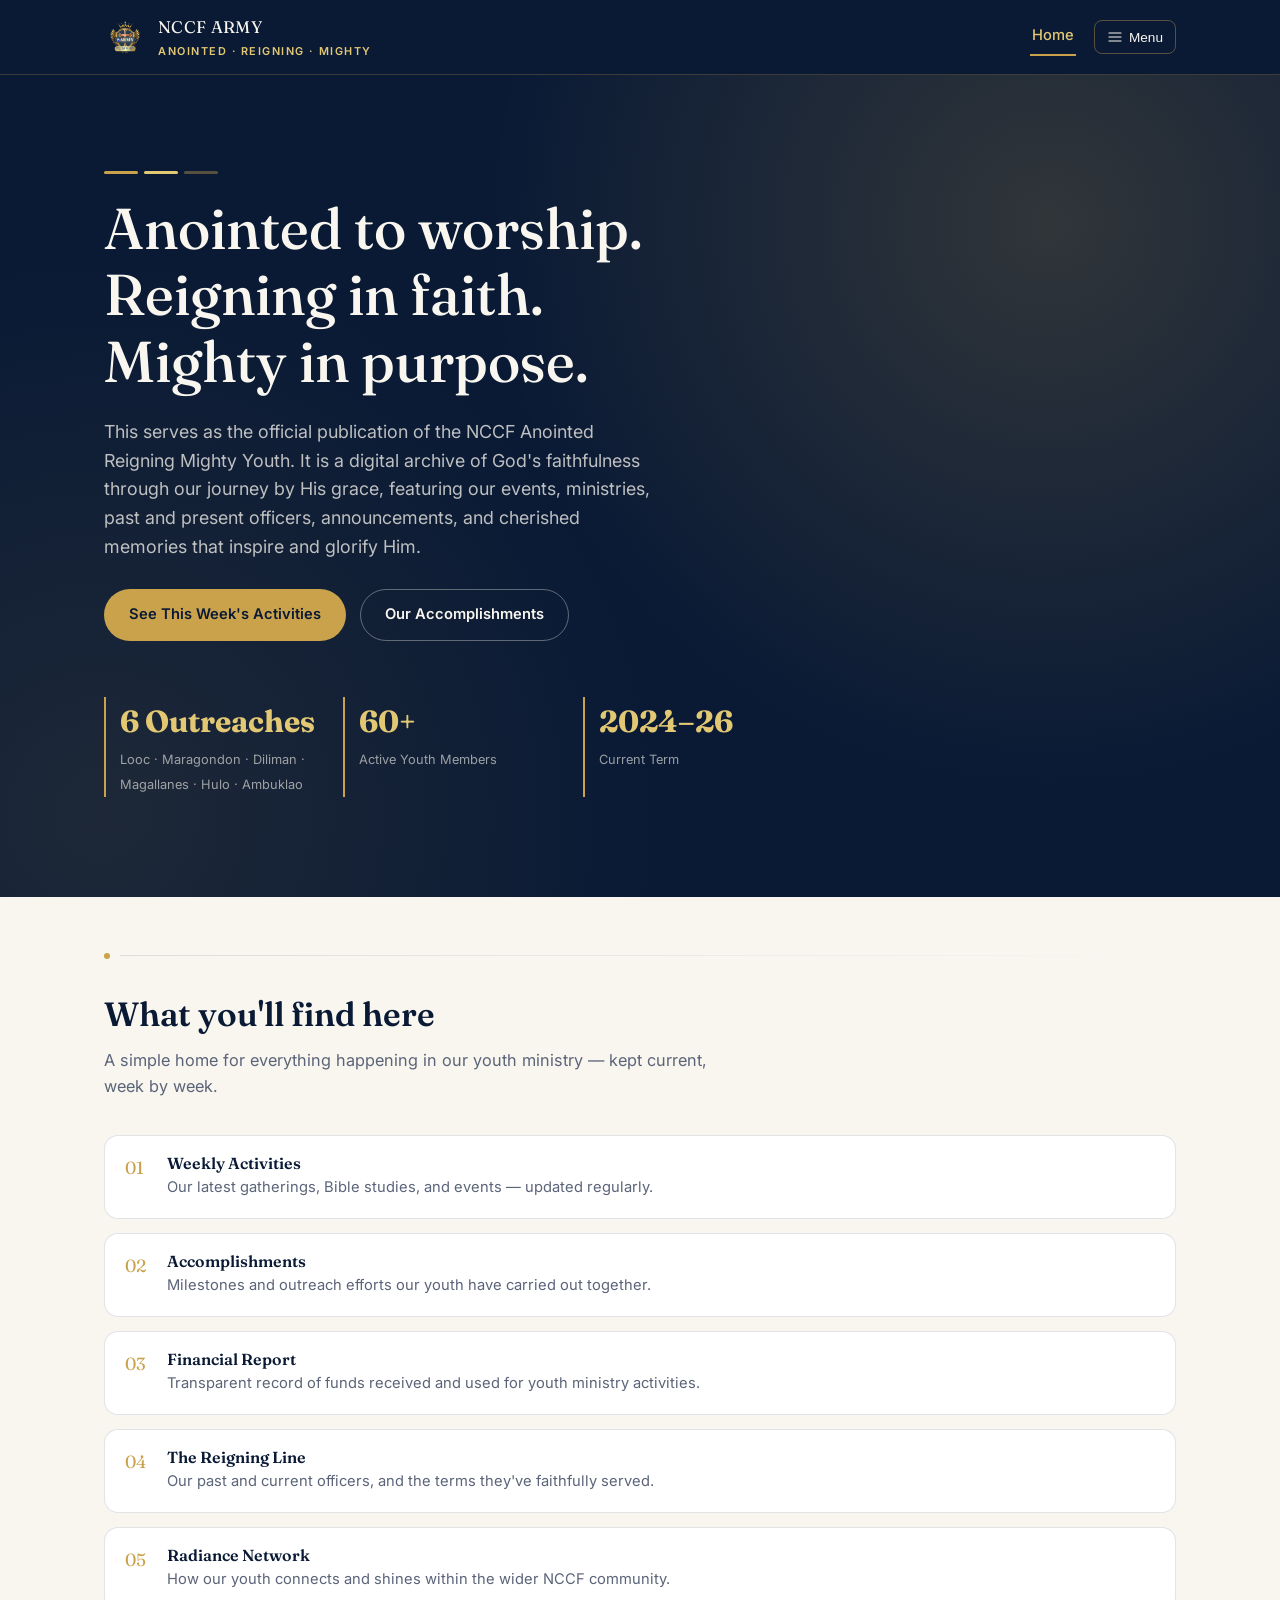
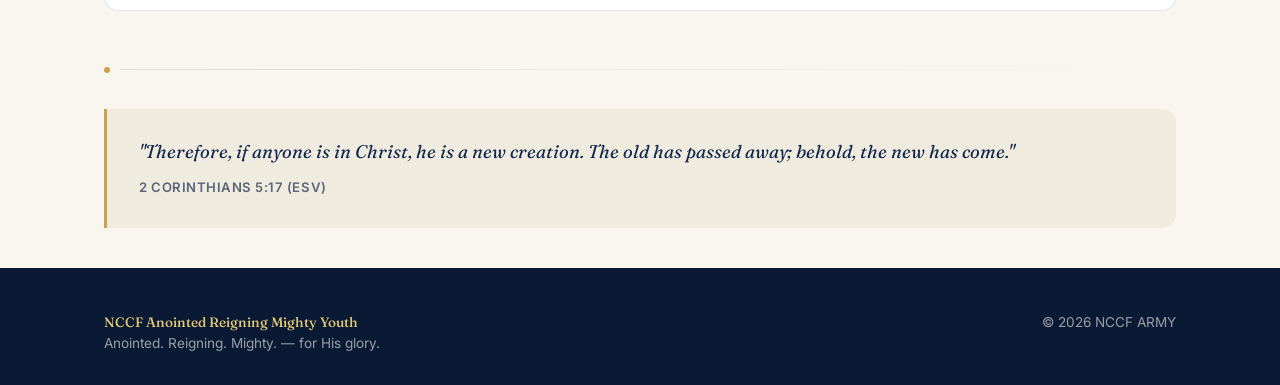
<file: index.html>
<!DOCTYPE html>
<html lang="en">
<head>
<meta charset="UTF-8">
<meta name="viewport" content="width=device-width, initial-scale=1.0">
<title>NCCF Anointed Reigning Mighty Youth</title>
<meta name="description" content="Official website of NCCF Anointed Reigning Mighty Youth — worship, discipleship, and outreach.">
<link rel="preconnect" href="https://fonts.googleapis.com">
<link rel="preconnect" href="https://fonts.gstatic.com" crossorigin>
<link href="https://fonts.googleapis.com/css2?family=Fraunces:opsz,wght@9..144,400;9..144,500;9..144,600&family=Inter:wght@400;500;600;700&display=swap" rel="stylesheet">
<link rel="stylesheet" href="style.css">
</head>
<body data-page="home">
<a class="skip-link" href="#main">Skip to content</a>

<header class="site-header">
  <nav class="nav">
    <a class="brand" href="index.html">
      <img class="brand-logo" src="army-logo.png" alt="NCCF ARMY crest">
      <span class="brand-name">NCCF ARMY<strong>Anointed · Reigning · Mighty</strong></span>
    </a>
    <div class="nav-right">
      <a class="nav-home" href="index.html" aria-current="page">Home</a>
      <button class="nav-toggle" aria-expanded="false" aria-controls="nav-menu" aria-label="Open pages menu">
        <svg width="16" height="16" viewBox="0 0 24 24" fill="none" xmlns="http://www.w3.org/2000/svg"><path d="M3 6H21M3 12H21M3 18H21" stroke="currentColor" stroke-width="1.8" stroke-linecap="round"/></svg>
        Menu
      </button>
    </div>
    <ul class="nav-links" id="nav-menu">
      <li><a href="accomplishments.html">Accomplishments</a></li>
      <li><a href="financial-report.html">Financial Report</a></li>
      <li><a href="officers.html">The Reigning Line</a></li>
      <li><a href="weekly-activities.html">Weekly Activities</a></li>
      <li><a href="radiance-network.html">Radiance Network</a></li>
    </ul>
  </nav>
</header>

<main id="main">
  <section class="hero">
    <div class="container">
      <div class="crown-strip" aria-hidden="true"><span></span><span></span><span></span></div>
      <h1>Anointed to worship.<br>Reigning in faith.<br>Mighty in purpose.</h1>
      <p class="lede">This serves as the official publication of the NCCF Anointed Reigning Mighty Youth. It is a digital archive of God's faithfulness through our journey by His grace, featuring our events, ministries, past and present officers, announcements, and cherished memories that inspire and glorify Him.</p>
      <div class="btn-row">
        <a class="btn btn-primary" href="weekly-activities.html">See This Week's Activities</a>
        <a class="btn btn-ghost" href="accomplishments.html">Our Accomplishments</a>
      </div>
      <div class="stat-row">
        <div class="stat"><strong>6 Outreaches</strong><span class="stat-detail">Looc · Maragondon · Diliman · Magallanes · Hulo · Ambuklao</span></div>       
        <div class="stat"><strong>60+</strong><span>Active Youth Members</span></div>  
        <div class="stat"><strong>2024–26</strong><span>Current Term</span></div>
      </div>
    </div>
  </section>

  <section class="container">
    <div class="ascension-rule"><span class="dot"></span><span class="line"></span></div>
    <div class="section-head">
      <h2>What you'll find here</h2>
      <p>A simple home for everything happening in our youth ministry — kept current, week by week.</p>
    </div>
    <ul class="feature-list">
      <li>
        <span class="num">01</span>
        <div><h4>Weekly Activities</h4><p>Our latest gatherings, Bible studies, and events — updated regularly.</p></div>
      </li>
      <li>
        <span class="num">02</span>
        <div><h4>Accomplishments</h4><p>Milestones and outreach efforts our youth have carried out together.</p></div>
      </li>
      <li>
        <span class="num">03</span>
        <div><h4>Financial Report</h4><p>Transparent record of funds received and used for youth ministry activities.</p></div>
      </li>
      <li>
        <span class="num">04</span>
        <div><h4>The Reigning Line</h4><p>Our past and current officers, and the terms they've faithfully served.</p></div>
      </li>
      <li>
        <span class="num">05</span>
        <div><h4>Radiance Network</h4><p>How our youth connects and shines within the wider NCCF community.</p></div>
      </li>
    </ul>

    <div class="ascension-rule"><span class="dot"></span><span class="line"></span></div>
    <div class="verse-block">
      <p>"Therefore, if anyone is in Christ, he is a new creation. The old has passed away; behold, the new has come."</p>
      <cite>2 Corinthians 5:17 (ESV)</cite>
    </div>
  </section>
</main>

<footer class="site-footer">
  <div class="container">
    <div><strong>NCCF Anointed Reigning Mighty Youth</strong><br>Anointed. Reigning. Mighty. — for His glory.</div>
    <div>© <span id="year"></span> NCCF ARMY</div>
  </div>
</footer>

<script src="main.js"></script>
</body>
</html>
</file>
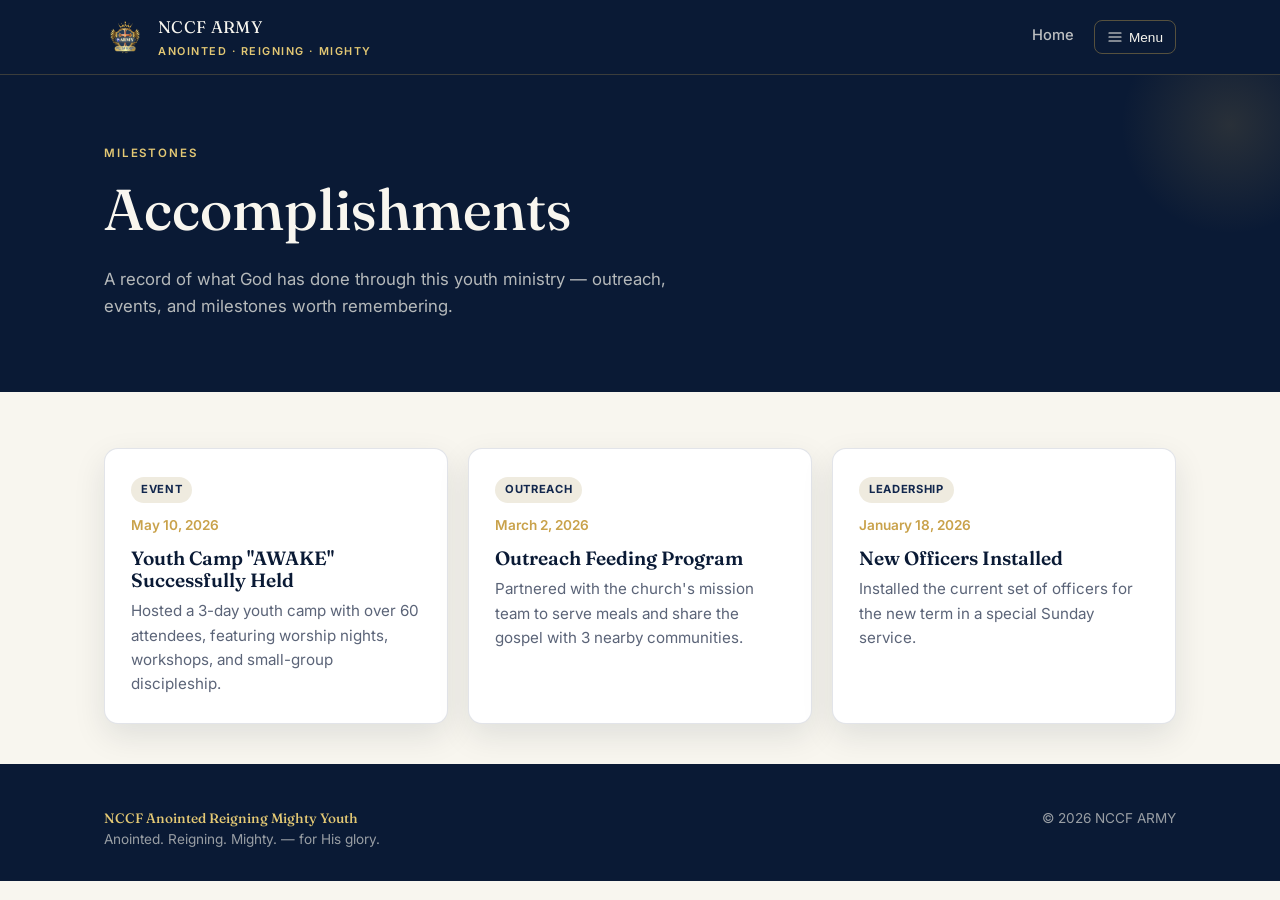
<file: accomplishments.html>
<!DOCTYPE html>
<html lang="en">
<head>
<meta charset="UTF-8">
<meta name="viewport" content="width=device-width, initial-scale=1.0">
<title>Accomplishments — NCCF ARMY</title>
<link rel="preconnect" href="https://fonts.googleapis.com">
<link rel="preconnect" href="https://fonts.gstatic.com" crossorigin>
<link href="https://fonts.googleapis.com/css2?family=Fraunces:opsz,wght@9..144,400;9..144,500;9..144,600&family=Inter:wght@400;500;600;700&display=swap" rel="stylesheet">
<link rel="stylesheet" href="style.css">
</head>
<body data-page="accomplishments">
<a class="skip-link" href="#main">Skip to content</a>

<header class="site-header">
  <nav class="nav">
    <a class="brand" href="index.html">
      <img class="brand-logo" src="army-logo.png" alt="NCCF ARMY">
      <span class="brand-name">NCCF ARMY<strong>Anointed · Reigning · Mighty</strong></span>
    </a>
    <div class="nav-right">
      <a class="nav-home" href="index.html">Home</a>
      <button class="nav-toggle" aria-expanded="false" aria-controls="nav-menu" aria-label="Open pages menu">
        <svg width="16" height="16" viewBox="0 0 24 24" fill="none" xmlns="http://www.w3.org/2000/svg"><path d="M3 6H21M3 12H21M3 18H21" stroke="currentColor" stroke-width="1.8" stroke-linecap="round"/></svg>
        Menu
      </button>
    </div>
    <ul class="nav-links" id="nav-menu">
      <li><a href="accomplishments.html" aria-current="page">Accomplishments</a></li>
      <li><a href="financial-report.html">Financial Report</a></li>
      <li><a href="officers.html">The Reigning Line</a></li>
      <li><a href="weekly-activities.html">Weekly Activities</a></li>
      <li><a href="radiance-network.html">Radiance Network</a></li>
    </ul>
  </nav>
</header>

<main id="main">
  <div class="page-header">
    <div class="container">
      <span class="eyebrow">Milestones</span>
      <h1>Accomplishments</h1>
      <p class="lede">A record of what God has done through this youth ministry — outreach, events, and milestones worth remembering.</p>
    </div>
  </div>

  <section class="container" style="padding-top: 56px;">
    <div id="accomplishments-mount" class="grid" aria-live="polite">
      <div class="empty-state">Loading accomplishments…</div>
    </div>
  </section>
</main>

<footer class="site-footer">
  <div class="container">
    <div><strong>NCCF Anointed Reigning Mighty Youth</strong><br>Anointed. Reigning. Mighty. — for His glory.</div>
    <div>© <span id="year"></span> NCCF ARMY</div>
  </div>
</footer>

<script src="main.js"></script>
</body>
</html>
</file>
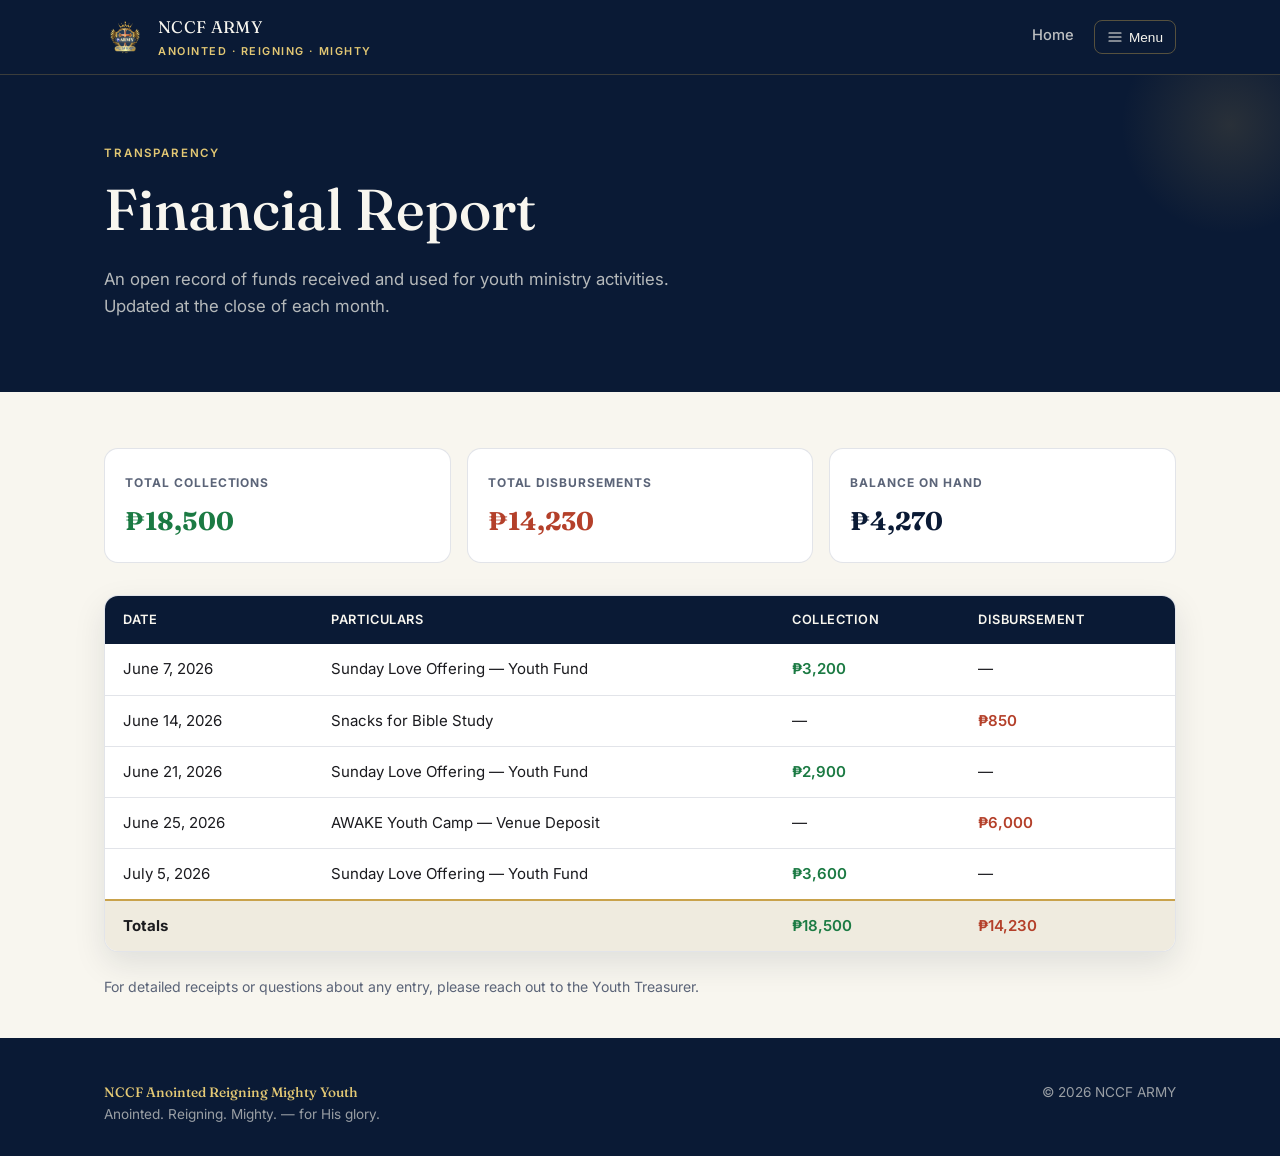
<file: financial-report.html>
<!DOCTYPE html>
<html lang="en">
<head>
<meta charset="UTF-8">
<meta name="viewport" content="width=device-width, initial-scale=1.0">
<title>Financial Report — NCCF ARMY</title>
<link rel="preconnect" href="https://fonts.googleapis.com">
<link rel="preconnect" href="https://fonts.gstatic.com" crossorigin>
<link href="https://fonts.googleapis.com/css2?family=Fraunces:opsz,wght@9..144,400;9..144,500;9..144,600&family=Inter:wght@400;500;600;700&display=swap" rel="stylesheet">
<link rel="stylesheet" href="style.css">
</head>
<body data-page="financial">
<a class="skip-link" href="#main">Skip to content</a>

<header class="site-header">
  <nav class="nav">
    <a class="brand" href="index.html">
      <img class="brand-logo" src="army-logo.png" alt="NCCF ARM Youth crest">
      <span class="brand-name">NCCF ARMY<strong>Anointed · Reigning · Mighty</strong></span>
    </a>
    <div class="nav-right">
      <a class="nav-home" href="index.html">Home</a>
      <button class="nav-toggle" aria-expanded="false" aria-controls="nav-menu" aria-label="Open pages menu">
        <svg width="16" height="16" viewBox="0 0 24 24" fill="none" xmlns="http://www.w3.org/2000/svg"><path d="M3 6H21M3 12H21M3 18H21" stroke="currentColor" stroke-width="1.8" stroke-linecap="round"/></svg>
        Menu
      </button>
    </div>
    <ul class="nav-links" id="nav-menu">
      <li><a href="accomplishments.html">Accomplishments</a></li>
      <li><a href="financial-report.html" aria-current="page">Financial Report</a></li>
      <li><a href="officers.html">The Reigning Line</a></li>
      <li><a href="weekly-activities.html">Weekly Activities</a></li>
      <li><a href="radiance-network.html">Radiance Network</a></li>
    </ul>
  </nav>
</header>

<main id="main">
  <div class="page-header">
    <div class="container">
      <span class="eyebrow">Transparency</span>
      <h1>Financial Report</h1>
      <p class="lede">An open record of funds received and used for youth ministry activities. Updated at the close of each month.</p>
    </div>
  </div>

  <section class="container" style="padding-top: 56px;">
    <div class="fin-summary">
      <div class="box in"><span>Total Collections</span><strong>₱18,500</strong></div>
      <div class="box out"><span>Total Disbursements</span><strong>₱14,230</strong></div>
      <div class="box"><span>Balance on Hand</span><strong>₱4,270</strong></div>
    </div>

    <div class="table-wrap">
      <table class="fin-table">
        <thead>
          <tr>
            <th>Date</th>
            <th>Particulars</th>
            <th>Collection</th>
            <th>Disbursement</th>
          </tr>
        </thead>
        <tbody>
          <tr>
            <td>June 7, 2026</td>
            <td>Sunday Love Offering — Youth Fund</td>
            <td class="amount-in">₱3,200</td>
            <td>—</td>
          </tr>
          <tr>
            <td>June 14, 2026</td>
            <td>Snacks for Bible Study</td>
            <td>—</td>
            <td class="amount-out">₱850</td>
          </tr>
          <tr>
            <td>June 21, 2026</td>
            <td>Sunday Love Offering — Youth Fund</td>
            <td class="amount-in">₱2,900</td>
            <td>—</td>
          </tr>
          <tr>
            <td>June 25, 2026</td>
            <td>AWAKE Youth Camp — Venue Deposit</td>
            <td>—</td>
            <td class="amount-out">₱6,000</td>
          </tr>
          <tr>
            <td>July 5, 2026</td>
            <td>Sunday Love Offering — Youth Fund</td>
            <td class="amount-in">₱3,600</td>
            <td>—</td>
          </tr>
        </tbody>
        <tfoot>
          <tr>
            <td colspan="2">Totals</td>
            <td class="amount-in">₱18,500</td>
            <td class="amount-out">₱14,230</td>
          </tr>
        </tfoot>
      </table>
    </div>

    <p style="margin-top: 24px; font-size: 0.88rem;">
      For detailed receipts or questions about any entry, please reach out to the Youth Treasurer.
    </p>
  </section>
</main>

<footer class="site-footer">
  <div class="container">
    <div><strong>NCCF Anointed Reigning Mighty Youth</strong><br>Anointed. Reigning. Mighty. — for His glory.</div>
    <div>© <span id="year"></span> NCCF ARMY</div>
  </div>
</footer>

<script src="main.js"></script>
</body>
</html>
</file>
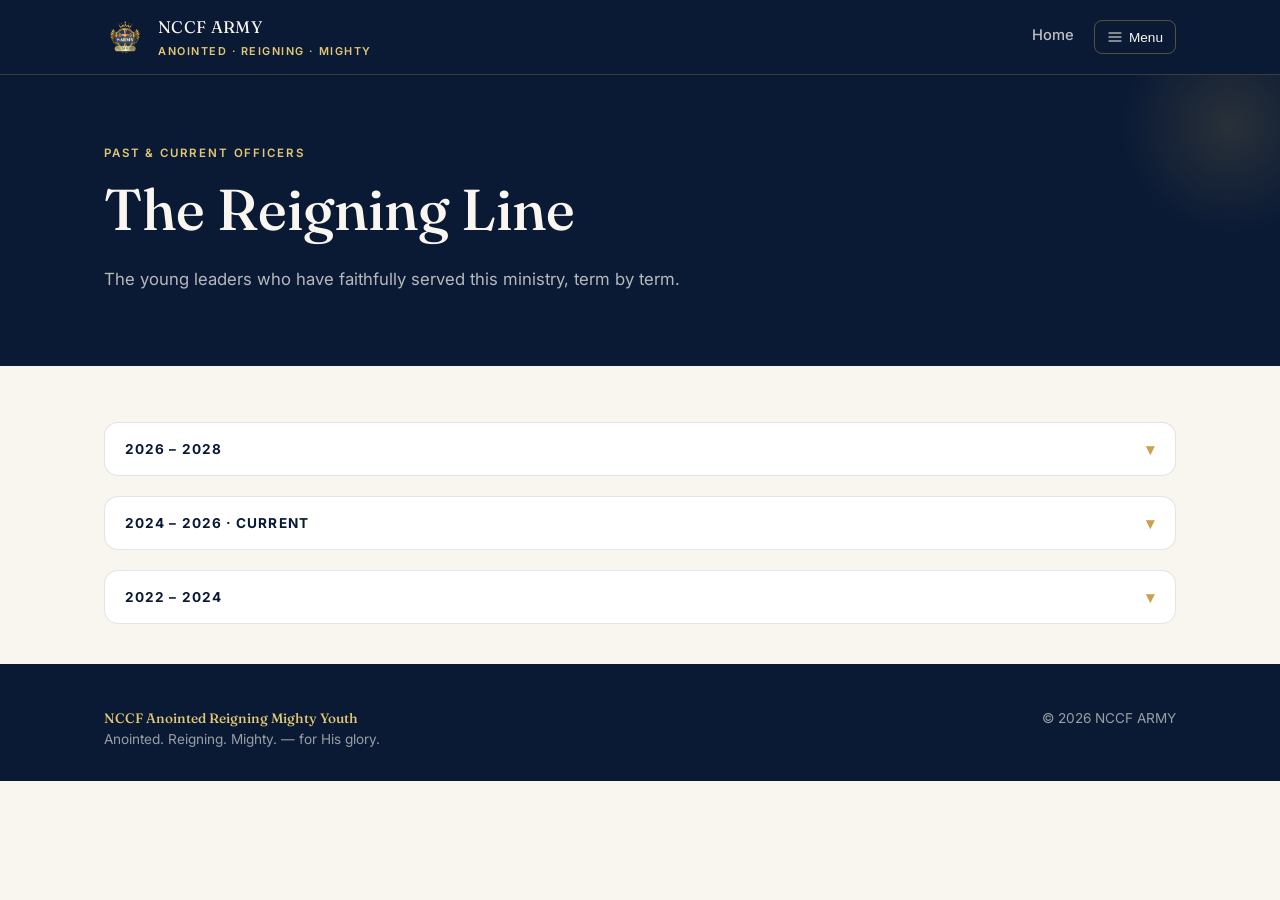
<file: officers.html>
<!DOCTYPE html>
<html lang="en">
<head>
<meta charset="UTF-8">
<meta name="viewport" content="width=device-width, initial-scale=1.0">
<title>The Reigning Line — NCCF ARMY</title>
<link rel="preconnect" href="https://fonts.googleapis.com">
<link rel="preconnect" href="https://fonts.gstatic.com" crossorigin>
<link href="https://fonts.googleapis.com/css2?family=Fraunces:opsz,wght@9..144,400;9..144,500;9..144,600&family=Inter:wght@400;500;600;700&display=swap" rel="stylesheet">
<link rel="stylesheet" href="style.css">
</head>
<body data-page="officers">
<a class="skip-link" href="#main">Skip to content</a>

<header class="site-header">
  <nav class="nav">
    <a class="brand" href="index.html">
      <img class="brand-logo" src="army-logo.png" alt="NCCF ARM Youth crest">
      <span class="brand-name">NCCF ARMY<strong>Anointed · Reigning · Mighty</strong></span>
    </a>
    <div class="nav-right">
      <a class="nav-home" href="index.html">Home</a>
      <button class="nav-toggle" aria-expanded="false" aria-controls="nav-menu" aria-label="Open pages menu">
        <svg width="16" height="16" viewBox="0 0 24 24" fill="none" xmlns="http://www.w3.org/2000/svg"><path d="M3 6H21M3 12H21M3 18H21" stroke="currentColor" stroke-width="1.8" stroke-linecap="round"/></svg>
        Menu
      </button>
    </div>
    <ul class="nav-links" id="nav-menu">
      <li><a href="accomplishments.html">Accomplishments</a></li>
      <li><a href="financial-report.html">Financial Report</a></li>
      <li><a href="officers.html" aria-current="page">The Reigning Line</a></li>
      <li><a href="weekly-activities.html">Weekly Activities</a></li>
      <li><a href="radiance-network.html">Radiance Network</a></li>
    </ul>
  </nav>
</header>

<main id="main">
  <div class="page-header">
    <div class="container">
      <span class="eyebrow">Past &amp; Current Officers</span>
      <h1>The Reigning Line</h1>
      <p class="lede">The young leaders who have faithfully served this ministry, term by term.</p>
    </div>
  </div>

  <section class="container" style="padding-top: 56px;">
    <div id="officers-mount" aria-live="polite">
      <div class="empty-state">Loading officers…</div>
    </div>
  </section>
</main>

<footer class="site-footer">
  <div class="container">
    <div><strong>NCCF Anointed Reigning Mighty Youth</strong><br>Anointed. Reigning. Mighty. — for His glory.</div>
    <div>© <span id="year"></span> NCCF ARMY</div>
  </div>
</footer>

<script src="main.js"></script>
</body>
</html>
</file>
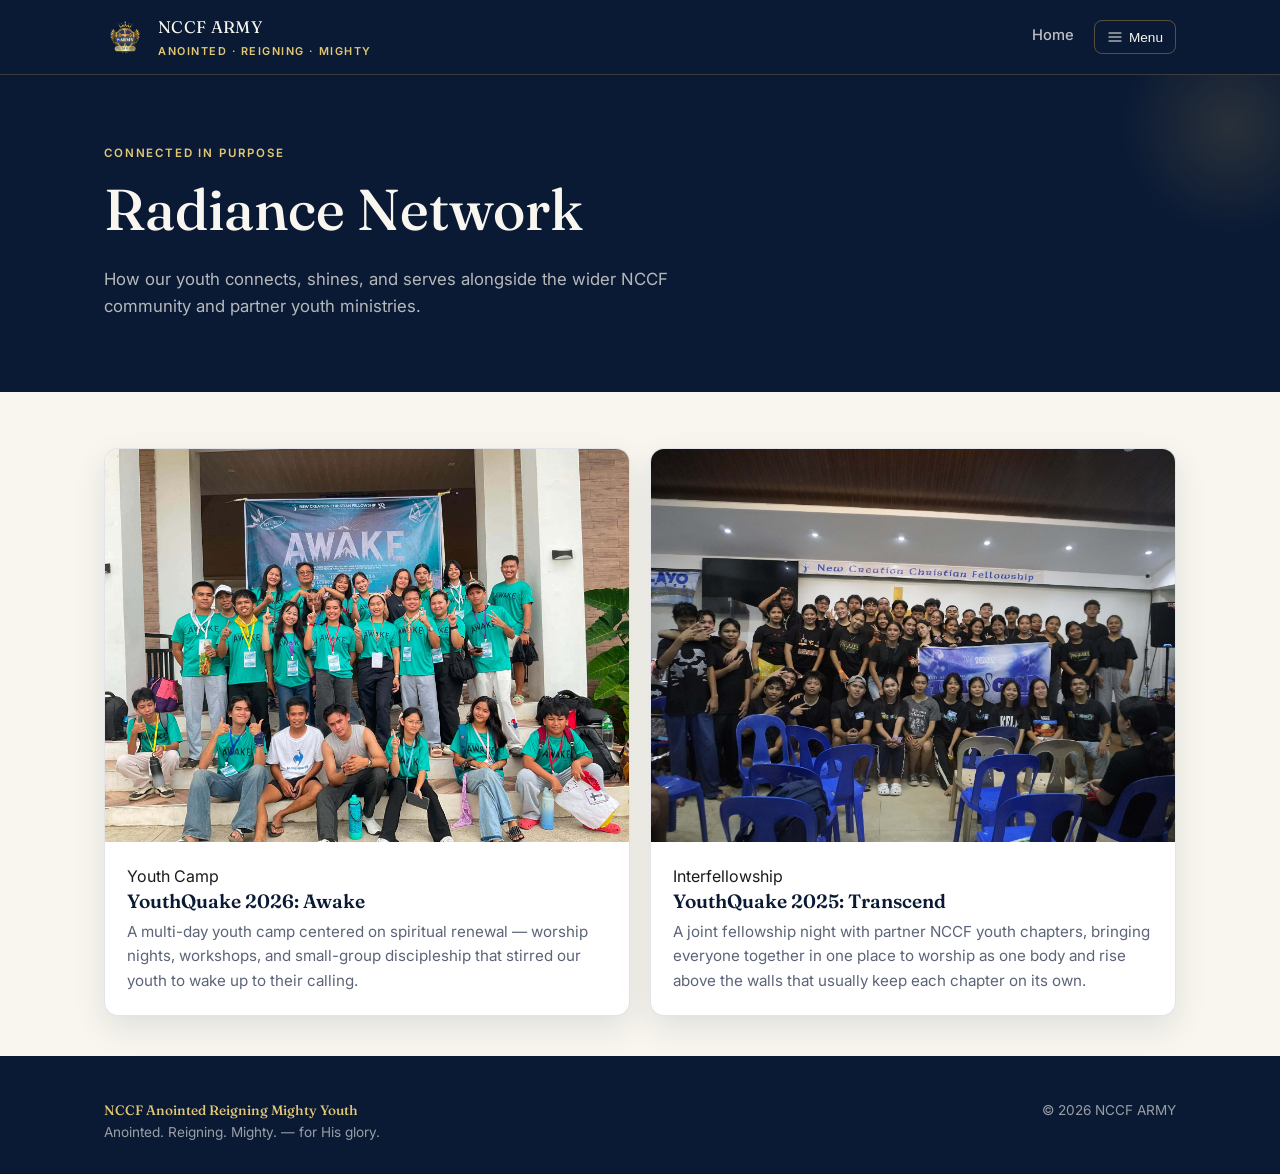
<file: radiance-network.html>
<!DOCTYPE html>
<html lang="en">
<head>
<meta charset="UTF-8">
<meta name="viewport" content="width=device-width, initial-scale=1.0">
<title>Radiance Network — NCCF ARMY</title>
<link rel="preconnect" href="https://fonts.googleapis.com">
<link rel="preconnect" href="https://fonts.gstatic.com" crossorigin>
<link href="https://fonts.googleapis.com/css2?family=Fraunces:opsz,wght@9..144,400;9..144,500;9..144,600&family=Inter:wght@400;500;600;700&display=swap" rel="stylesheet">
<link rel="stylesheet" href="style.css">
</head>
<body data-page="radiance">
<a class="skip-link" href="#main">Skip to content</a>

<header class="site-header">
  <nav class="nav">
    <a class="brand" href="index.html">
      <img class="brand-logo" src="army-logo.png" alt="NCCF ARM Youth crest">
      <span class="brand-name">NCCF ARMY<strong>Anointed · Reigning · Mighty</strong></span>
    </a>
    <div class="nav-right">
      <a class="nav-home" href="index.html">Home</a>
      <button class="nav-toggle" aria-expanded="false" aria-controls="nav-menu" aria-label="Open pages menu">
        <svg width="16" height="16" viewBox="0 0 24 24" fill="none" xmlns="http://www.w3.org/2000/svg"><path d="M3 6H21M3 12H21M3 18H21" stroke="currentColor" stroke-width="1.8" stroke-linecap="round"/></svg>
        Menu
      </button>
    </div>
    <ul class="nav-links" id="nav-menu">
      <li><a href="accomplishments.html">Accomplishments</a></li>
      <li><a href="financial-report.html">Financial Report</a></li>
      <li><a href="officers.html">The Reigning Line</a></li>
      <li><a href="weekly-activities.html">Weekly Activities</a></li>
      <li><a href="radiance-network.html" aria-current="page">Radiance Network</a></li>
    </ul>
  </nav>
</header>

<main id="main">
  <div class="page-header">
    <div class="container">
      <span class="eyebrow">Connected in purpose</span>
      <h1>Radiance Network</h1>
      <p class="lede">How our youth connects, shines, and serves alongside the wider NCCF community and partner youth ministries.</p>
    </div>
  </div>

</div>

  <section class="container" style="padding-top: 56px;">
    <div class="grid">
      <div class="event-card">
        <img src="event-youthquake-2026.jpg" alt="YouthQuake 2026: Awake">
        <div class="event-card-body">
          <span class="tag">Youth Camp</span>
          <h3>YouthQuake 2026: Awake</h3>
          <p>A multi-day youth camp centered on spiritual renewal — worship nights, workshops, and small-group discipleship that stirred our youth to wake up to their calling.</p>
        </div>
      </div>
      <div class="event-card">
        <img src="event-youthquake-2025.jpg" alt="YouthQuake 2025: Transcend">
        <div class="event-card-body">
          <span class="tag">Interfellowship</span>
          <h3>YouthQuake 2025: Transcend</h3>
          <p>A joint fellowship night with partner NCCF youth chapters, bringing everyone together in one place to worship as one body and rise above the walls that usually keep each chapter on its own.</p>
        </div>
      </div>
    </div>
  </section>
</main>

<footer class="site-footer">
  <div class="container">
    <div><strong>NCCF Anointed Reigning Mighty Youth</strong><br>Anointed. Reigning. Mighty. — for His glory.</div>
    <div>© <span id="year"></span> NCCF ARMY</div>
  </div>
</footer>

<script src="main.js"></script>
</body>
</html>
</file>
<file: style.css>
/* ============================================
   NCCF Anointed Reigning Mighty Youth — Style
   Palette: Deep Navy + Muted Gold + Warm Cream
   Display face: Fraunces (regal serif)
   Body face: Inter
   ============================================ */

:root {
  --navy-deep:  #0A1A35;
  --navy:       #12274D;
  --navy-soft:  #1C3564;
  --gold:       #C9A24B;
  --gold-bright:#E3C874;
  --cream:      #F8F6EF;
  --cream-dim:  #EFEBDF;
  --ink:        #1B1B1F;
  --muted:      #5B6478;
  --line:       rgba(18, 39, 77, 0.12);
  --shadow:     0 12px 32px rgba(10, 26, 53, 0.10);

  --font-display: "Fraunces", Georgia, serif;
  --font-body: "Inter", -apple-system, BlinkMacSystemFont, "Segoe UI", sans-serif;

  --radius: 14px;
  --max-width: 1120px;
}

* { box-sizing: border-box; }

html { scroll-behavior: smooth; }

body {
  margin: 0;
  background: var(--cream);
  color: var(--ink);
  font-family: var(--font-body);
  line-height: 1.6;
  -webkit-font-smoothing: antialiased;
}

h1, h2, h3, h4 {
  font-family: var(--font-display);
  color: var(--navy-deep);
  line-height: 1.15;
  margin: 0 0 0.4em;
  font-weight: 600;
}

h1 { font-size: clamp(2.2rem, 5vw, 3.6rem); font-weight: 500; }
h2 { font-size: clamp(1.5rem, 3vw, 2.1rem); }
h3 { font-size: 1.2rem; }

p { margin: 0 0 1em; color: var(--muted); }

a { color: inherit; text-decoration: none; }

.container {
  max-width: var(--max-width);
  margin: 0 auto;
  padding: 0 24px;
}

/* ---------- Skip link (a11y) ---------- */
.skip-link {
  position: absolute;
  left: -999px;
  top: 0;
  background: var(--gold);
  color: var(--navy-deep);
  padding: 10px 16px;
  z-index: 200;
  border-radius: 0 0 8px 0;
}
.skip-link:focus {
  left: 0;
}

/* ---------- Header / Nav ---------- */
.site-header {
  position: sticky;
  top: 0;
  z-index: 100;
  background: var(--navy-deep);
  border-bottom: 1px solid rgba(201, 162, 75, 0.25);
}

.nav {
  display: flex;
  align-items: center;
  justify-content: space-between;
  padding: 14px 24px;
  max-width: var(--max-width);
  margin: 0 auto;
}

.brand {
  display: flex;
  align-items: center;
  gap: 12px;
  color: var(--cream);
  font-family: var(--font-display);
  font-size: 1.05rem;
  letter-spacing: 0.02em;
}

.brand-logo {
  height: 42px;
  width: auto;
  flex-shrink: 0;
}

.brand-name strong {
  display: block;
  color: var(--gold-bright);
  font-size: 0.68rem;
  letter-spacing: 0.14em;
  text-transform: uppercase;
  font-family: var(--font-body);
  font-weight: 600;
  margin-top: 2px;
}

/* ---------- Nav right: Home link + Menu toggle ---------- */
.nav-right {
  display: flex;
  align-items: center;
  gap: 18px;
  position: relative;
}

.nav-home {
  color: rgba(248, 246, 239, 0.75);
  font-size: 0.92rem;
  font-weight: 500;
  padding: 6px 2px;
  border-bottom: 2px solid transparent;
  transition: color 0.2s ease, border-color 0.2s ease;
}

.nav-home:hover,
.nav-home:focus-visible {
  color: var(--cream);
  border-bottom-color: var(--gold);
}

.nav-home[aria-current="page"] {
  color: var(--gold-bright);
  border-bottom-color: var(--gold);
}

.nav-toggle {
  display: inline-flex;
  align-items: center;
  gap: 6px;
  background: none;
  border: 1px solid rgba(201,162,75,0.4);
  border-radius: 8px;
  color: var(--cream);
  font-size: 0.85rem;
  padding: 8px 12px;
  cursor: pointer;
  transition: border-color 0.2s ease, color 0.2s ease;
}

.nav-toggle:hover,
.nav-toggle[aria-expanded="true"] {
  border-color: var(--gold);
  color: var(--gold-bright);
}

/* Dropdown panel — used at every screen size */
.nav-links {
  position: absolute;
  top: calc(100% + 12px);
  right: 0;
  min-width: 220px;
  background: var(--navy-deep);
  border: 1px solid rgba(201,162,75,0.25);
  border-radius: 12px;
  box-shadow: 0 16px 36px rgba(10,26,53,0.35);
  list-style: none;
  margin: 0;
  padding: 8px;
  display: none;
  flex-direction: column;
  gap: 2px;
}

.nav-links.open { display: flex; }

.nav-links a {
  display: block;
  color: rgba(248, 246, 239, 0.8);
  font-size: 0.92rem;
  font-weight: 500;
  padding: 10px 12px;
  border-radius: 8px;
  transition: color 0.2s ease, background 0.2s ease;
}

.nav-links a:hover,
.nav-links a:focus-visible {
  color: var(--cream);
  background: rgba(201,162,75,0.12);
}

.nav-links a[aria-current="page"] {
  color: var(--gold-bright);
  background: rgba(201,162,75,0.1);
}

@media (max-width: 560px) {
  .brand-name strong { font-size: 0.6rem; }
}

/* ---------- Page header (non-home pages) ---------- */
.page-header {
  background: var(--navy-deep);
  padding: 64px 24px 56px;
  text-align: left;
  position: relative;
  overflow: hidden;
}

.page-header::after {
  content: "";
  position: absolute;
  right: -60px;
  top: -60px;
  width: 220px;
  height: 220px;
  border-radius: 50%;
  background: radial-gradient(circle, rgba(201,162,75,0.16), transparent 70%);
}

.page-header .container { position: relative; }

.eyebrow {
  display: inline-block;
  color: var(--gold-bright);
  font-size: 0.72rem;
  letter-spacing: 0.16em;
  text-transform: uppercase;
  font-weight: 600;
  margin-bottom: 14px;
}

.page-header h1 { color: var(--cream); }
.page-header p.lede { color: rgba(248,246,239,0.72); max-width: 620px; font-size: 1.05rem; }

/* ---------- Ascension rule (signature divider) ---------- */
.ascension-rule {
  display: flex;
  align-items: center;
  gap: 10px;
  margin: 56px 0 36px;
}
.ascension-rule .line {
  height: 1px;
  flex: 1;
  background: linear-gradient(to right, var(--line), transparent);
}
.ascension-rule.center .line:first-child {
  background: linear-gradient(to left, var(--line), transparent);
}
.ascension-rule .dot {
  width: 6px; height: 6px; border-radius: 50%;
  background: var(--gold);
}
.ascension-rule .label {
  font-size: 0.72rem;
  letter-spacing: 0.14em;
  text-transform: uppercase;
  color: var(--muted);
  font-weight: 600;
  white-space: nowrap;
}

/* ---------- Sections ---------- */
section { padding: 0 0 72px; }
.section-head { max-width: 640px; margin-bottom: 36px; }
.section-head p { font-size: 1.02rem; }

/* ---------- Cards / Grids ---------- */
.grid {
  display: grid;
  gap: 20px;
  grid-template-columns: repeat(auto-fit, minmax(260px, 1fr));
}

.card {
  background: #fff;
  border: 1px solid var(--line);
  border-radius: var(--radius);
  padding: 26px;
  box-shadow: var(--shadow);
  transition: transform 0.25s ease, box-shadow 0.25s ease;
}
.card:hover { transform: translateY(-3px); }

.card .tag {
  display: inline-block;
  background: var(--cream-dim);
  color: var(--navy);
  font-size: 0.7rem;
  font-weight: 700;
  letter-spacing: 0.06em;
  text-transform: uppercase;
  padding: 4px 10px;
  border-radius: 999px;
  margin-bottom: 12px;
}

.card h3 { margin-bottom: 8px; }
.card .meta { font-size: 0.85rem; color: var(--gold); font-weight: 600; margin-bottom: 10px; }
.card p { margin-bottom: 0; font-size: 0.95rem; }

/* ---------- Buttons ---------- */
.btn {
  display: inline-flex;
  align-items: center;
  gap: 8px;
  padding: 13px 24px;
  border-radius: 999px;
  font-weight: 600;
  font-size: 0.92rem;
  border: 1px solid transparent;
  cursor: pointer;
  transition: transform 0.2s ease, background 0.2s ease, color 0.2s ease;
}
.btn-primary { background: var(--gold); color: var(--navy-deep); }
.btn-primary:hover { background: var(--gold-bright); transform: translateY(-2px); }
.btn-ghost { background: transparent; color: var(--cream); border-color: rgba(248,246,239,0.35); }
.btn-ghost:hover { border-color: var(--gold); color: var(--gold-bright); }
.btn-row { display: flex; gap: 14px; flex-wrap: wrap; margin-top: 28px; }

/* ---------- Hero (home) ---------- */
.hero {
  background: var(--navy-deep);
  color: var(--cream);
  padding: 96px 24px 100px;
  position: relative;
  overflow: hidden;
}
.hero::before {
  content: "";
  position: absolute;
  inset: 0;
  background:
    radial-gradient(circle at 82% 18%, rgba(201,162,75,0.20), transparent 45%),
    radial-gradient(circle at 8% 90%, rgba(201,162,75,0.10), transparent 40%);
}
.hero .container { position: relative; }
.hero h1 { color: var(--cream); max-width: 780px; }
.hero .crown-strip {
  display: flex;
  gap: 6px;
  margin-bottom: 22px;
}
.hero .crown-strip span {
  width: 34px; height: 3px; background: var(--gold);
  border-radius: 2px;
}
.hero .crown-strip span:nth-child(2) { background: var(--gold-bright); }
.hero .crown-strip span:nth-child(3) { background: rgba(201,162,75,0.4); }

.hero p.lede { color: rgba(248,246,239,0.75); font-size: 1.12rem; max-width: 560px; }

.stat-row {
  display: grid;
  grid-template-columns: repeat(auto-fit, minmax(140px, 1fr));
  gap: 18px;
  margin-top: 56px;
  max-width: 700px;
}
.stat-row .stat { border-left: 2px solid var(--gold); padding-left: 14px; }
.stat-row .stat strong {
  display: block;
  font-family: var(--font-display);
  font-size: 1.9rem;
  color: var(--gold-bright);
}
.stat-row .stat span { font-size: 0.8rem; color: rgba(248,246,239,0.6); }

/* ---------- Verse block ---------- */
.verse-block {
  background: var(--cream-dim);
  border-left: 3px solid var(--gold);
  border-radius: 0 var(--radius) var(--radius) 0;
  padding: 28px 32px;
  margin: 8px 0 0;
}
.verse-block p {
  font-family: var(--font-display);
  font-style: italic;
  color: var(--navy);
  font-size: 1.15rem;
  margin-bottom: 8px;
}
.verse-block cite {
  font-style: normal;
  font-size: 0.82rem;
  color: var(--muted);
  letter-spacing: 0.04em;
  text-transform: uppercase;
  font-weight: 600;
}

/* ---------- Home page feature list ---------- */
.feature-list {
  list-style: none;
  padding: 0; margin: 0;
  display: grid;
  gap: 14px;
}
.feature-list li {
  display: flex;
  gap: 14px;
  align-items: flex-start;
  padding: 18px 20px;
  background: #fff;
  border: 1px solid var(--line);
  border-radius: var(--radius);
}
.feature-list .num {
  font-family: var(--font-display);
  color: var(--gold);
  font-size: 1.1rem;
  min-width: 28px;
}
.feature-list h4 { margin-bottom: 4px; font-size: 1rem; }
.feature-list p { margin: 0; font-size: 0.92rem; }

/* ---------- Officers / Leadership ---------- */
.officer-card {
  background: #fff;
  border: 1px solid var(--line);
  border-radius: var(--radius);
  padding: 22px;
  text-align: left;
  box-shadow: var(--shadow);
}
.officer-avatar {
  width: 64px; height: 64px;
  border-radius: 50%;
  background: var(--navy);
  color: var(--gold-bright);
  display: flex; align-items: center; justify-content: center;
  font-family: var(--font-display);
  font-size: 1.2rem;
  margin-bottom: 14px;
  object-fit: cover;
}
.officer-card h3 { margin-bottom: 2px; }
.officer-card .role { color: var(--gold); font-weight: 600; font-size: 0.85rem; margin-bottom: 10px; }
.term-toggle {
  width: 100%;
  display: flex;
  align-items: center;
  justify-content: space-between;
  background: #fff;
  border: 1px solid var(--line);
  border-radius: var(--radius);
  padding: 16px 20px;
  margin: 20px 0 0;
  font-family: var(--font-body);
  font-size: 0.85rem;
  letter-spacing: 0.08em;
  text-transform: uppercase;
  color: var(--navy-deep);
  font-weight: 700;
  cursor: pointer;
  transition: border-color 0.2s ease;
}
.term-toggle:first-of-type { margin-top: 0; }
.term-toggle:hover { border-color: var(--gold); }
.term-toggle .chevron {
  color: var(--gold);
  transition: transform 0.25s ease;
  font-size: 1rem;
}
.term-toggle[aria-expanded="true"] .chevron { transform: rotate(180deg); }

.term-body {
  display: none;
  padding-top: 20px;
  margin-bottom: 8px;
}
.term-body.open { display: block; }
/* ---------- Financial report table ---------- */
.table-wrap {
  overflow-x: auto;
  border: 1px solid var(--line);
  border-radius: var(--radius);
  background: #fff;
  box-shadow: var(--shadow);
}
table.fin-table {
  width: 100%;
  border-collapse: collapse;
  font-size: 0.94rem;
}
table.fin-table th {
  background: var(--navy-deep);
  color: var(--cream);
  text-align: left;
  padding: 14px 18px;
  font-weight: 600;
  font-size: 0.8rem;
  letter-spacing: 0.04em;
  text-transform: uppercase;
}
table.fin-table td {
  padding: 13px 18px;
  border-bottom: 1px solid var(--line);
  color: var(--ink);
}
table.fin-table tr:last-child td { border-bottom: none; }
table.fin-table td.amount-in { color: #1B7A43; font-weight: 600; }
table.fin-table td.amount-out { color: #B4402A; font-weight: 600; }
table.fin-table tfoot td {
  font-weight: 700;
  background: var(--cream-dim);
  border-top: 2px solid var(--gold);
}
.fin-summary {
  display: grid;
  grid-template-columns: repeat(auto-fit, minmax(160px, 1fr));
  gap: 16px;
  margin-bottom: 32px;
}
.fin-summary .box {
  background: #fff;
  border: 1px solid var(--line);
  border-radius: var(--radius);
  padding: 20px;
}
.fin-summary .box span { font-size: 0.75rem; text-transform: uppercase; letter-spacing: 0.08em; color: var(--muted); font-weight: 700; }
.fin-summary .box strong { display: block; font-family: var(--font-display); font-size: 1.6rem; color: var(--navy-deep); margin-top: 6px; }
.fin-summary .box.out strong { color: #B4402A; }
.fin-summary .box.in strong { color: #1B7A43; }

/* ---------- Empty / loading states ---------- */
.empty-state {
  text-align: center;
  padding: 48px 24px;
  border: 1px dashed var(--line);
  border-radius: var(--radius);
  color: var(--muted);
}

/* ---------- Footer ---------- */
.site-footer {
  background: var(--navy-deep);
  color: rgba(248,246,239,0.6);
  padding: 44px 24px 30px;
  margin-top: 40px;
}
.site-footer .container {
  display: flex;
  justify-content: space-between;
  flex-wrap: wrap;
  gap: 20px;
  font-size: 0.85rem;
}
.site-footer strong { color: var(--gold-bright); font-family: var(--font-display); font-weight: 500; }
.footer-links { display: flex; gap: 18px; list-style: none; padding: 0; margin: 0; flex-wrap: wrap; }
.footer-links a:hover { color: var(--gold-bright); }

/* ---------- Utility ---------- */
.text-center { text-align: center; }
.mt-0 { margin-top: 0; }
@media (prefers-reduced-motion: reduce) {
  * { transition: none !important; scroll-behavior: auto !important; }
}

.event-card {
  background: #fff;
  border: 1px solid var(--line);
  border-radius: var(--radius);
  overflow: hidden;
  box-shadow: var(--shadow);
  transition: transform 0.25s ease;
}
.event-card:hover { transform: translateY(-3px); }
.event-card img {
  width: 100%;
  aspect-ratio: 4 / 3;
  object-fit: cover;
  display: block;
}
.event-card-body { padding: 22px; }
.event-card-body h3 { margin-bottom: 8px; }
.event-card-body p { margin-bottom: 0; font-size: 0.95rem; }
</file>
